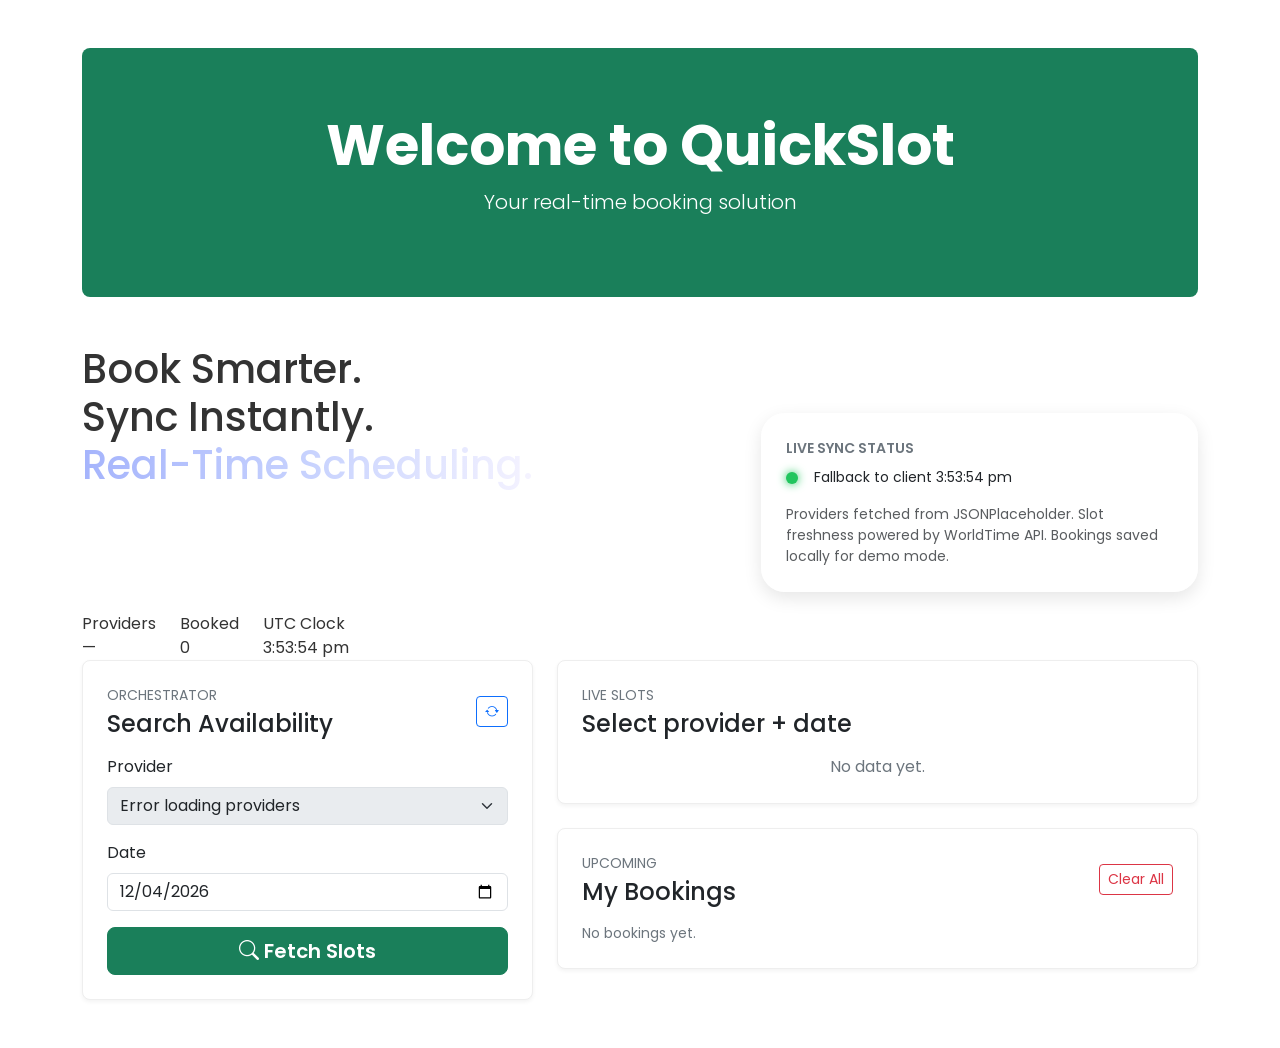
<file: Project 5-Quickslot-RealTime-Booking&Calendar-Orchestration/project5/index.html>
<!DOCTYPE html>
<html lang="en">
  <head>
    <meta charset="UTF-8" />
    <meta name="viewport" content="width=device-width, initial-scale=1" />
    <title>QuickSlot | Real-Time Booking</title>

    <link href="https://cdn.jsdelivr.net/npm/bootstrap@5.3.3/dist/css/bootstrap.min.css"
      rel="stylesheet"/>
    <link rel="stylesheet"
      href="https://cdn.jsdelivr.net/npm/bootstrap-icons@1.11.3/font/bootstrap-icons.min.css"/>
    <link href="https://fonts.googleapis.com/css2?family=Poppins:wght@400;500;600;700&display=swap"
      rel="stylesheet" />
      
    <link rel="stylesheet" href="style.css" />
  </head>

  <body>
    <div class="container py-5">
      <header class="header text-center mb-5">
        <h1 class="display-4">Welcome to QuickSlot</h1>
        <p class="lead">Your real-time booking solution</p>
      </header>
       <div class="row g-5 align-items-center">
          <!-- Left Content -->
          <div class="col-lg-7">
            <h1 class="qs-title mb-3">
              Book Smarter.<br />
              Sync Instantly.<br />
              <span class="gradient-text">Real-Time Scheduling.</span>
            </h1>

            <p class="qs-subtitle mb-4">
              Live provider rosters, network-time synced slots, conflict-free
              bookings, and real-time orchestration - all wrapped in a seamless
              interface.
            </p>

            <div class="d-flex flex-wrap gap-4">
              <div class="qs-stat">
                <div class="label">Providers</div>
                <div class="value" id="statProviders">—</div>
              </div>
              <div class="qs-stat">
                <div class="label">Booked</div>
                <div class="value" id="statBookings">0</div>
              </div>
              <div class="qs-stat">
                <div class="label">UTC Clock</div>
                <div class="value-small" id="statClock">syncing…</div>
              </div>
            </div>
          </div>

          <!-- Right Panel -->
          <div class="col-lg-5">
            <div class="qs-panel p-4">
              <p class="small fw-semibold text-uppercase text-secondary mb-2">
                Live Sync Status
              </p>

              <div class="d-flex align-items-center gap-3 mb-3">
                <div class="qs-online-dot"></div>
                <span class="small text-dark" id="lastSync"
                  >Awaiting sync…</span
                >
              </div>

              <p class="small text-muted mb-0">
                Providers fetched from JSONPlaceholder. Slot freshness powered
                by WorldTime API. Bookings saved locally for demo mode.
              </p>
            </div>
          </div>
        </div>
      <div class="row g-4">
        <!-- LEFT: Search Orchestrator -->
        <div class="col-lg-5">
          <div class="card h-100">
            <div class="card-body p-4">
              <div
                class="d-flex justify-content-between align-items-center mb-3"
              >
                <div>
                  <p class="text-uppercase small mb-1 text-secondary">
                    Orchestrator
                  </p>
                  <h2 class="h4 mb-0">Search Availability</h2>
                </div>
                <button id="refreshBtn" class="btn btn-outline-primary btn-sm">
                  <i class="bi bi-arrow-repeat"></i>
                </button>
              </div>

              <div class="vstack gap-3">
                <div>
                  <label class="form-label">Provider</label>
                  <select id="providerSelect" class="form-select" disabled>
                    <option>Loading roster…</option>
                  </select>
                </div>

                <div>
                  <label class="form-label">Date</label>
                  <input type="date" id="dateInput" class="form-control" />
                </div>

                <button
                  id="loadSlotsBtn"
                  class="btn btn-primary btn-lg fw-semibold"
                >
                  <i class="bi bi-search"></i> Fetch Slots
                </button>
              </div>
            </div>
          </div>
        </div>

        <!-- RIGHT: Slots + Bookings -->
        <div class="col-lg-7">
          <!-- Live Slots -->
          <div class="card mb-4">
            <div class="card-body p-4">
              <div
                class="d-flex justify-content-between align-items-center mb-3"
              >
                <div>
                  <p class="text-uppercase small mb-1 text-secondary">
                    Live Slots
                  </p>
                  <h2 class="h4 mb-0" id="slotsHeadline">
                    Select provider + date
                  </h2>
                </div>
                <span class="small text-muted" id="slotMeta"></span>
              </div>

              <div id="slotsGrid" class="row g-3">
                <div class="col-12 text-center text-secondary">
                  No data yet.
                </div>
              </div>
            </div>
          </div>

          <!-- My Bookings -->
          <div class="card">
            <div class="card-body p-4">
              <div
                class="d-flex justify-content-between align-items-center mb-3"
              >
                <div>
                  <p class="text-uppercase small mb-1 text-secondary">
                    Upcoming
                  </p>
                  <h2 class="h4 mb-0">My Bookings</h2>
                </div>
                <button
                  id="clearBookingsBtn"
                  class="btn btn-outline-danger btn-sm"
                >
                  Clear All
                </button>
              </div>

              <div id="bookingsList" class="vstack gap-3">
                <div class="text-secondary small">No bookings yet.</div>
              </div>
            </div>
          </div>
        </div>
      </div>
    </div>

    <div class="modal fade" id="confirmModal" tabindex="-1" aria-hidden="true">
      <div class="modal-dialog modal-dialog-centered">
        <div class="modal-content">
          <div class="modal-header">
            <div>
              <p class="text-uppercase small text-secondary mb-1">
                Confirm Slot
              </p>
              <h5 class="modal-title" id="confirmTitle">—</h5>
            </div>
            <button
              type="button"
              class="btn-close"
              data-bs-dismiss="modal"
              aria-label="Close"
            ></button>
          </div>

          <div class="modal-body">
            <p id="confirmMeta" class="text-secondary small mb-3"></p>
            <textarea
              id="notesInput"
              class="form-control"
              rows="3"
              placeholder="Notes for the provider (optional)"
            ></textarea>
          </div>

          <div class="modal-footer">
            <button
              type="button"
              class="btn btn-outline-secondary"
              data-bs-dismiss="modal"
            >
              Cancel
            </button>
            <button id="confirmBtn" class="btn btn-primary">Book Slot</button>
          </div>
        </div>
      </div>
    </div>

    <script src="https://cdn.jsdelivr.net/npm/bootstrap@5.3.3/dist/js/bootstrap.bundle.min.js"></script>
    <script src="app.js"></script>
    <script src="https://smtpjs.com/v3/smtp.js"></script>
  </body>
</html>
</file>
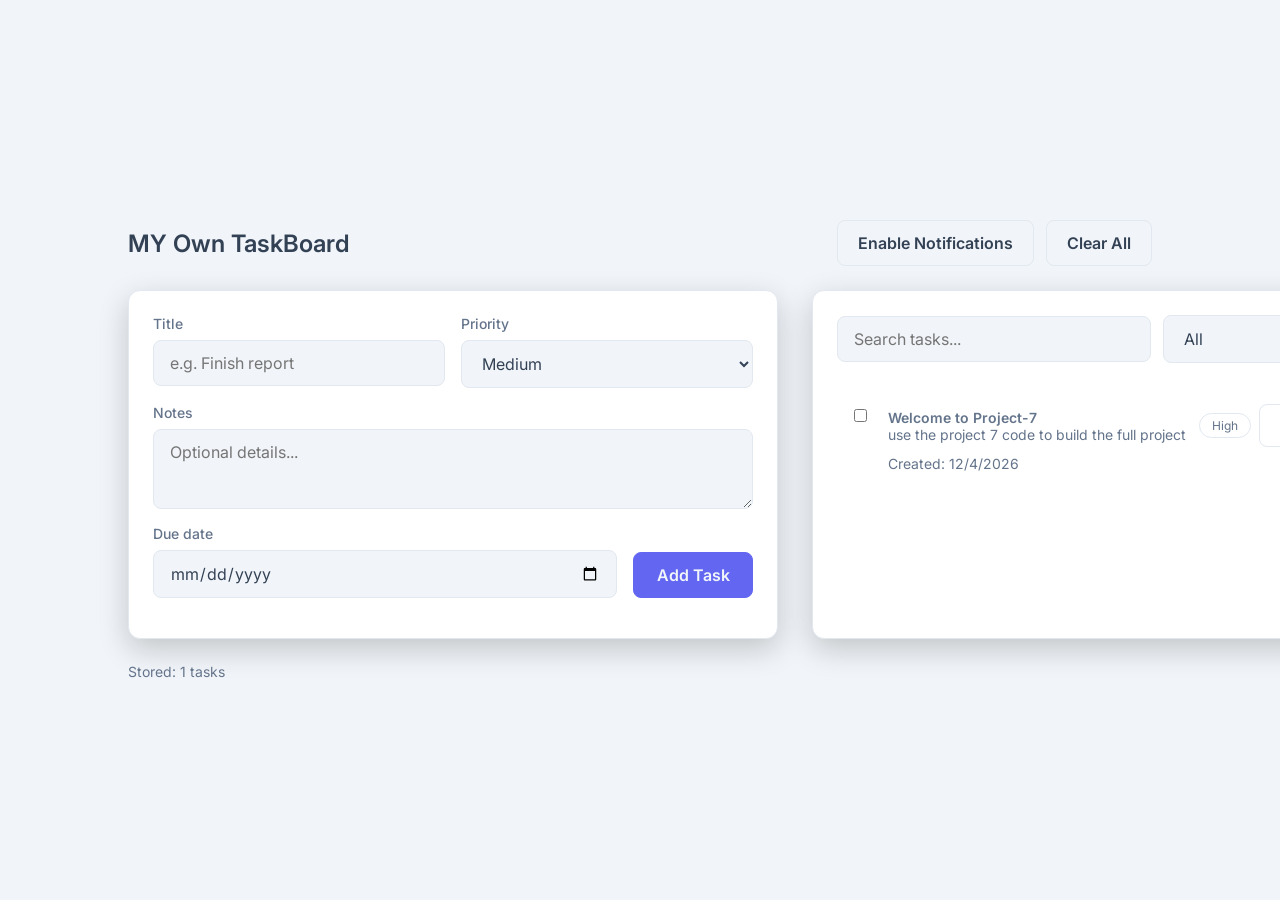
<file: Project 7 - ''TASKMATE - PERSISTENT TASKS AND REMINDERS ORGANIZER''/project7/index.html>
<!DOCTYPE html>
<html lang="en">
<head>
    <meta charset="UTF-8">
    <meta name="viewport" content="width=device-width, initial-scale=1.0">
    <title>TASKMATE</title>
    <link rel="stylesheet" href="./style.css">
</head>
<body>
    <div class="app">
      <header>
        <h1>MY Own TaskBoard</h1>
        <div class="controls">
          <button id="notifyPermBtn" class="btn ghost">
            Enable Notifications
          </button>
          <button id="clearAllBtn" class="btn ghost" title="Clear everything">
            Clear All
          </button>
        </div>
      </header>

      <div class="top">
        <div class="card">
          <form id="taskForm">
            <div class="row">
              <div class="field">
                <label for="title">Title</label>
                <input id="title" type="text" placeholder="e.g. Finish report" required/>
              </div>
              <div class="field">
                <label for="priority">Priority</label>
                <select id="priority">
                  <option value="medium">Medium</option>
                  <option value="high">High</option>
                  <option value="low">Low</option>
                </select>
              </div>
            </div>

            <div class="row">
              <div class="field">
                <label for="notes">Notes</label>
                <textarea id="notes" placeholder="Optional details..."></textarea>
              </div>
            </div>

            <div class="row">
              <div class="field">
                <label for="due">Due date</label>
                <input id="due" type="date" />
              </div>
              <div
                style="
                  flex: 0 0 120px;
                  display: flex;
                  flex-direction: column;
                  justify-content: flex-end;
                "
              >
                <button class="btn" id="saveBtn">Add Task</button>
              </div>
            </div>

            <input type="hidden" id="editingId" />
          </form>
        </div>

        <div class="card right-card" style="width: 650px">
          <div class="filters">
            <input id="search" class="search" type="text" placeholder="Search tasks..." />
            <select id="filterStatus">
              <option value="all">All</option>
              <option value="active">Active</option>
              <option value="completed">Completed</option>
              <option value="due">Due soon</option>
            </select>
            <select id="sortBy">
              <option value="createdDesc">Newest</option>
              <option value="createdAsc">Oldest</option>
              <option value="dueAsc">Due soon</option>
              <option value="priorityHigh">Priority</option>
            </select>
          </div>
          <div id="tasks" class="list small">
            <!-- tasks injected here -->
          </div>
        </div>
      </div>

      <footer>
        <div>Stored: <span id="count">0</span> tasks</div>
      </footer>
    </div>

    <script src="./app.js"></script>
  </body>
</html>
</file>
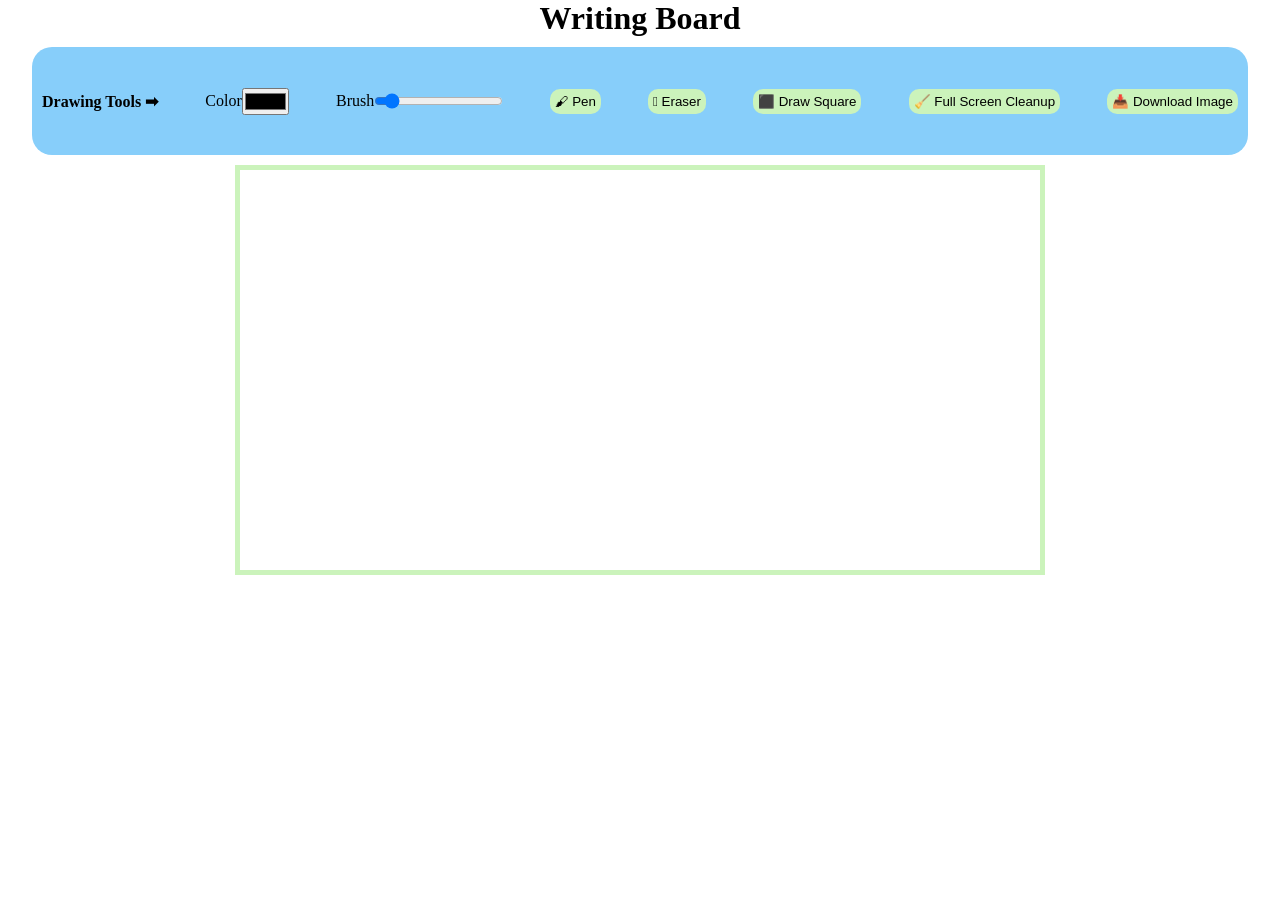
<file: Project 8 - ''CANVASPLAY'' - RANDOM PROMPT AND VISUAL IDEA ENGINE/Project8/index.html>
<!DOCTYPE html>
<html lang="en">
<head>
    <meta charset="UTF-8">
    <meta name="viewport" content="width=device-width, initial-scale=1.0">
    <title>Canvas Writing Board</title>
    <link rel="stylesheet" href="style.css">
</head>
<body>
    <h1 id="heading">Writing Board</h1>
    <div id="tools">
        <p id="drawing">Drawing Tools &#10145;</p>
        <div class="colorInput">
            <label for="strokeColor">Color</label>
            <input id="strokeColor" type="color" value="#000000" />
      </div>
      <div class="brushSizeInput">
            <label for="brushSize">Brush</label>
            <input id="brushSize" type="range" value="5" 
            min="1" max="50" />
      </div>
        <button class="button" id="pen">&#128396; Pen</button>
        <button class="button" id="eraser">&#129676; Eraser</button>
        <button class="button" id="square">&#11035; Draw Square</button>
        <button class="button" id="cleanup">&#129529; Full Screen Cleanup</button>
        <button class="button" id="downloadImage">&#128229; Download Image</button>

    </div>
    <canvas id="canvas"></canvas>
    <script src="./script.js"></script>
</body>
</html>
</file>
<file: Project 5-Quickslot-RealTime-Booking&Calendar-Orchestration/project5/style.css>
:root {
  --primary-color: #1a7f5a;
  --secondary-color: #f5f5f5;
  --background-color: #ffffff;
  --text-color: #333333;
  --light-text-color: #777777;
  --border-color: #eeeeee;
}

body {
  background-color: var(--background-color);
  color: var(--text-color);
  font-family: "Poppins", sans-serif;
}

.header {
  background-color: var(--primary-color);
  color: var(--background-color);
  padding: 4rem 2rem;
  text-align: center;
  border-radius: 0.5rem;
}

.header h1 {
  font-weight: 700;
}

.stats {
  background-color: var(--secondary-color);
  padding: 2rem;
  border-radius: 0.5rem;
  display: flex;
  justify-content: space-around;
  margin-top: -3rem;
  box-shadow: 0 4px 6px rgba(0, 0, 0, 0.1);
}

.stat {
  text-align: center;
}

.stat-value {
  font-size: 2rem;
  font-weight: 700;
}

.stat-label {
  font-size: 0.9rem;
  color: var(--light-text-color);
}

.card {
  background-color: var(--background-color);
  border: 1px solid var(--border-color);
  border-radius: 0.5rem;
  box-shadow: 0 2px 4px rgba(0, 0, 0, 0.05);
}

.btn-primary {
  background-color: var(--primary-color);
  border-color: var(--primary-color);
}

.btn-primary:hover {
  background-color: #15674a;
  border-color: #15674a;
}

.slot {
  background-color: var(--secondary-color);
  border-radius: 0.5rem;
  padding: 1rem;
  text-align: center;
  cursor: pointer;
  transition: all 0.2s ease-in-out;
}

.slot:hover {
  background-color: var(--primary-color);
  color: var(--background-color);
}

.slot.disabled {
  background-color: #f0f0f0;
  color: var(--light-text-color);
  cursor: not-allowed;
}

.booking {
  display: flex;
  justify-content: space-between;
  align-items: center;
  padding: 1rem;
  border-bottom: 1px solid var(--border-color);
}

.booking:last-child {
  border-bottom: none;
}
.header .qs-title {
  font-size: clamp(2.2rem, 4vw, 3.2rem);
  font-weight: 700;
  line-height: 1.2;
}

.gradient-text {
  background: linear-gradient(to right, #a5b4fc, #c7d2fe, #f5f3ff);
  -webkit-background-clip: text;
  -webkit-text-fill-color: transparent;
}
.qs-subtitle {
  font-size: 1.15rem;
  color: rgba(255, 255, 255, 0.85);
  max-width: 540px;
}
.qs-panel {
  background: rgba(255, 255, 255, 0.75);
  border-radius: 1.5rem;
  border: 1px solid rgba(255, 255, 255, 0.3);
  -webkit-backdrop-filter: blur(12px);
  backdrop-filter: blur(12px);
  box-shadow: 0 6px 18px rgba(0, 0, 0, 0.1);
  color: #222;
}
.qs-online-dot {
  width: 12px;
  height: 12px;
  background: #22c55e;
  border-radius: 50%;
  box-shadow: 0 0 10px #22c55e;
}
.stat-card {
  border-radius: 1.25rem;
  background: #fff;
  padding: 1.25rem;
  box-shadow: 0 2px 4px rgba(0, 0, 0, 0.08);
  transition: transform 0.2s ease-in-out;
}

.stat-card:hover {
  transform: translateY(-3px);
}
.slot-card {
  border-radius: 0.75rem;
  padding: 0.75rem;
  border: 1px solid #cbd5e0;
  transition: transform 0.1s ease, box-shadow 0.1s ease;
  cursor: pointer;
}

.slot-card:hover {
  transform: translateY(-1px);
  box-shadow: 0 6px 10px rgba(0, 0, 0, 0.05);
}

.slot-card.disabled {
  cursor: not-allowed;
  opacity: 0.6;
  background: #edf2f7;
}

.booking-card {
  border-radius: 0.75rem;
  border: 1px solid #cbd5e0;
  padding: 1rem;
  box-shadow: 0 1px 3px rgba(0, 0, 0, 0.06);
}

.badge-streaming::before {
  content: "\25cf";
  margin-right: 0.35rem;
  color: #22c55e;
}

.modal-content {
  border-radius: 1rem;
}
</file>
<file: Project 7 - ''TASKMATE - PERSISTENT TASKS AND REMINDERS ORGANIZER''/project7/style.css>
@import url("https://fonts.googleapis.com/css2?family=Inter:wght@400;500;600;700&display=swap");

:root {
  --bg: #f1f5f9; /* background color */
  --card: #ffffff; /* card color */
  --border: #e2e8f0; /* border color */
  --text: #334155; /* text color */
  --text-muted: #64748b; /* muted text color */
  --accent: #6366f1; /* accent color */
  --accent-hover: #6c63ff; /* accent hover color */
  --success: #3fb950; /* success color */
  --danger: #f85149; /* danger color */
}

* {
  box-sizing: border-box;
  margin: 0;
  padding: 0;
}

body {
  font-family: "Inter", -apple-system, BlinkMacSystemFont, "Segoe UI", Roboto,
    Helvetica, Arial, sans-serif, "Apple Color Emoji", "Segoe UI Emoji";
  background-color: var(--bg);
  color: var(--text);
  min-height: 100vh;
  display: flex;
  align-items: center;
  justify-content: center;
  padding: 2rem;
}

.app {
  width: 100vw;
  max-width: 1024px;
  
}

header {
  display: flex;
  align-items: center;
  justify-content: space-between;
  margin-bottom: 1.5rem;
}

h1 {
  font-size: 1.5rem;
  font-weight: 600;
}

.controls {
  display: flex;
  gap: 0.75rem;
  align-items: center;

  
}

button,
input,
select,
textarea {
  font: inherit;
  color: inherit;
  border-radius: 0.5rem;
}

.card {
  background-color: var(--card);
  border: 1px solid var(--border);
  border-radius: 0.75rem;
  padding: 1.5rem;
  box-shadow: 0 10px 30px rgba(0, 0, 0, 0.2);
  margin-right: 10px;
}


.top {
  display: grid;
  grid-template-columns: 1fr 340px;
  gap: 1.5rem;
}

/* New task form */
form .row {
  display: flex;
  gap: 1rem;
  margin-bottom: 1rem;
}
form .row:last-child {
  margin-bottom: 0;
}

.field {
  flex: 1;
  display: flex;
  flex-direction: column;
}

label {
  font-size: 0.875rem;
  color: var(--text-muted);
  margin-bottom: 0.5rem;
  font-weight: 500;
}

input[type="text"],
input[type="date"],
textarea,
select {
  background: var(--bg);
  border: 1px solid var(--border);
  padding: 0.75rem 1rem;
  transition: all 0.2s;
}
input[type="text"]:focus,
input[type="date"]:focus,
textarea:focus,
select:focus {
  outline: none;
  border-color: var(--accent);
  box-shadow: 0 0 0 3px rgba(88, 166, 255, 0.2);
}

textarea {
  min-height: 80px;
  resize: vertical;
}

.btn {
  background: var(--accent);
  border: 1px solid var(--accent);
  color: var(--bg);
  font-weight: 600;
  padding: 0.75rem 1.25rem;
  cursor: pointer;
  transition: all 0.2s;
}
.btn:hover {
  background-color: var(--accent-hover);
  border-color: var(--accent-hover);
}

.btn.ghost {
  background: transparent;
  border-color: var(--border);
  color: var(--text);
}
.btn.ghost:hover {
  border-color: var(--accent);
  color: var(--accent);
  background-color: rgba(88, 166, 255, 0.1);
}

/* Filters */
.filters {
  display: flex;
  gap: 0.75rem;
  align-items: center;
  margin-bottom: 1rem;
}
.search {
  flex: 1;
}

/* Tasks list */
.list {
  margin-top: 1.5rem;
  display: grid;
  gap: 0.75rem;
}
.task {
  display: flex;
  align-items: flex-start;
  gap: 1rem;
  padding: 1rem;
  border-radius: 0.5rem;
  background-color: rgba(255, 255, 255, 0.03);
  border: 1px solid transparent;
  transition: all 0.2s;
}
.task:hover {
  border-color: var(--border);
}

.task .left {
  display: flex;
  flex-direction: column;
  gap: 0.5rem;
  flex: 1;
}
.title {
  font-weight: 600;
}
.meta {
  font-size: 0.875rem;
  color: var(--text-muted);
}
.actions {
  display: flex;
  gap: 0.5rem;
  align-items: center;
}
.chip {
  padding: 0.25rem 0.75rem;
  border-radius: 999px;
  background: rgba(255, 255, 255, 0.05);
  border: 1px solid var(--border);
  font-size: 0.75rem;
  text-transform: capitalize;
}

.completed .title {
  text-decoration: line-through;
  color: var(--text-muted);
}
.completed .meta {
  text-decoration: line-through;
}

.small {
  font-size: 0.875rem;
  color: var(--text-muted);
}

footer {
  display: flex;
  justify-content: space-between;
  align-items: center;
  margin-top: 1.5rem;
  color: var(--text-muted);
  font-size: 0.875rem;
}

/* Responsive */
@media (max-width: 880px) {
  body {
    padding: 1rem;
  }
  .top {
    grid-template-columns: 1fr;
  }
  .controls {
    flex-wrap: wrap;
    justify-content: flex-end;
  }
  header {
    gap: 1rem;
    flex-direction: column;
    align-items: stretch;
  }
}
</file>
<file: Project 8 - ''CANVASPLAY'' - RANDOM PROMPT AND VISUAL IDEA ENGINE/Project8/style.css>
*{
    margin: 0;
    padding:0;
    box-sizing: border-box;
}

body{
    display: flex;
    flex-direction: column;
    align-items: center;
    justify-content: center;
}

#heading{
    text-align: center; 
}

#tools{
    width: 95vw;
    background-color: lightskyblue;
    display: flex;
    justify-content: space-between;
    align-items: center;
    gap: 10px; /* Adds space between flex items */
    height: 12vh;
    padding:0 10px;
    border-radius: 20px;
    margin-top: 10px;

}

#drawing{
    font-weight: 700; 
}


.colorInput{
    width:7%;
    display: flex;
    align-items: center;
}

.brushSizeInput{
    
    display : flex;
    align-items: center;
}


.button{
    display: flex;
    align-items: center;
    justify-content: center;
    padding:5px;
    border-radius: 10px;
    border:none;
    background-color: #cbf3bb;;
}

.activeBtn {
  background-color: rgb(246, 196, 105);
  border: 1px solid #000000;
}

#canvas{
    margin-top: 10px;
    border: 5px solid  #cbf3bb;
    background-color: #ffffff;

}
</file>
